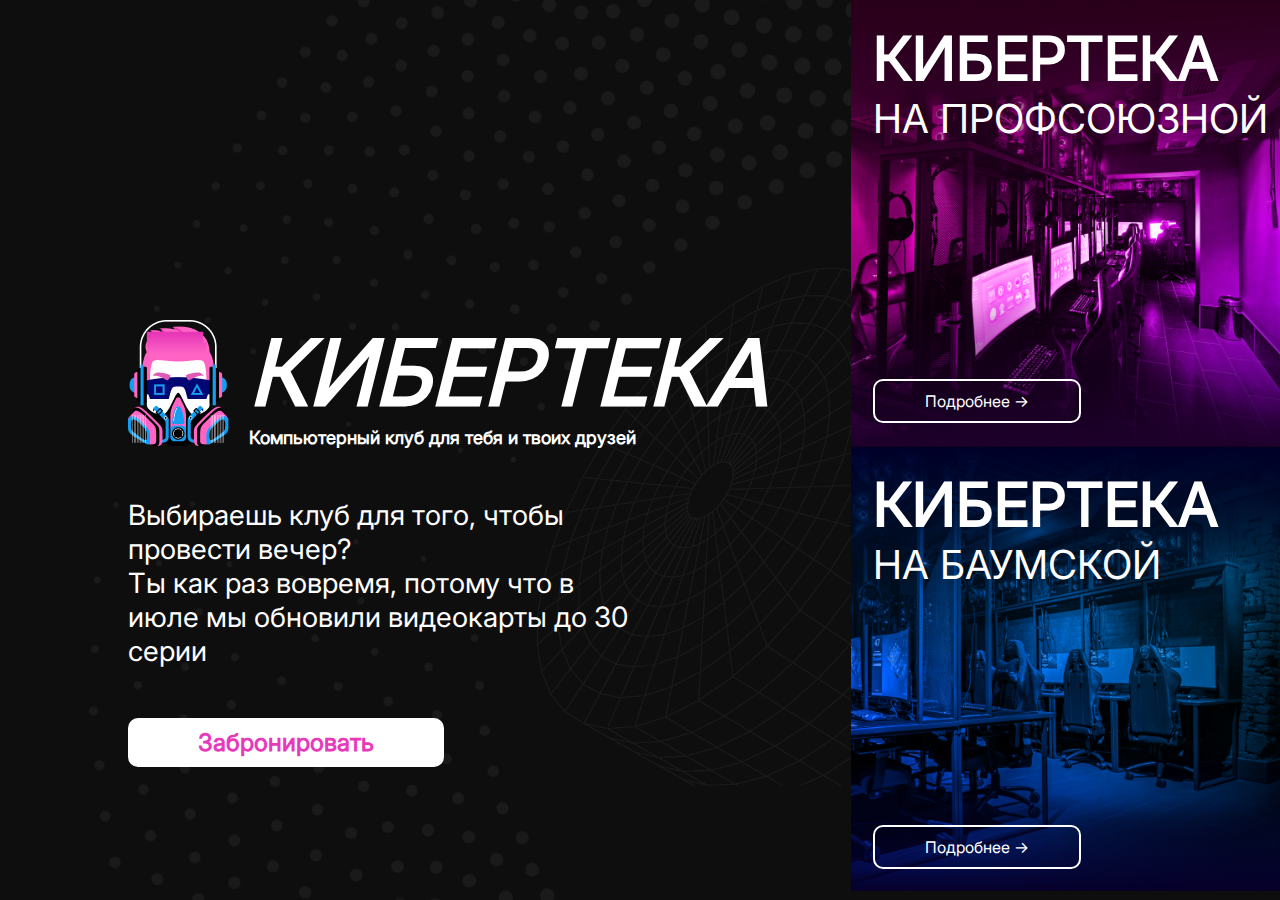
<file: ISRPO_23/pr8/index.html>
<!DOCTYPE html>
<html lang="en">
<head>
    <meta charset="UTF-8">
    <meta name="viewport" content="width=device-width, initial-scale=1.0">
    <link rel="stylesheet" href="css/style.css">
    <title>КИБЕРТЕКА</title>
</head>
<body>
    <main>
        <section class="left_main">
            <div class="left_title">
                <img src="img/logo.png" alt="logo">
                <div class="left_title_desc">
                    <h1>КИБЕРТЕКА</h1>
                    <p>Компьютерный клуб для тебя и твоих друзей</p>
                </div>
            </div>
            <p>Выбираешь клуб для того, чтобы провести вечер?<br>
                Ты как раз вовремя, потому что в июле мы обновили видеокарты до 30 серии</p>
            <a href="#" class="btn_cta">Забронировать</a>
        </section>

        <section class="right_main">
            <div class="right_item">
                <img src="img/back_prof.png" alt="prof">
                <p><span>КИБЕРТЕКА</span><br> НА ПРОФСОЮЗНОЙ</p>
                <a href="pages/prof.html" class="btn_stroke purple_btn">Подробнее &rarr;</a>
            </div>
            <div class="right_item">
                <img src="img/back_baum.png" alt="baum">
                <p><span>КИБЕРТЕКА</span><br> НА БАУМСКОЙ</p>
                <a href="pages/baum.html" class="btn_stroke blue_btn">Подробнее &rarr;</a>
            </div>
        </section>
    </main>
</body>
</html>
</file>
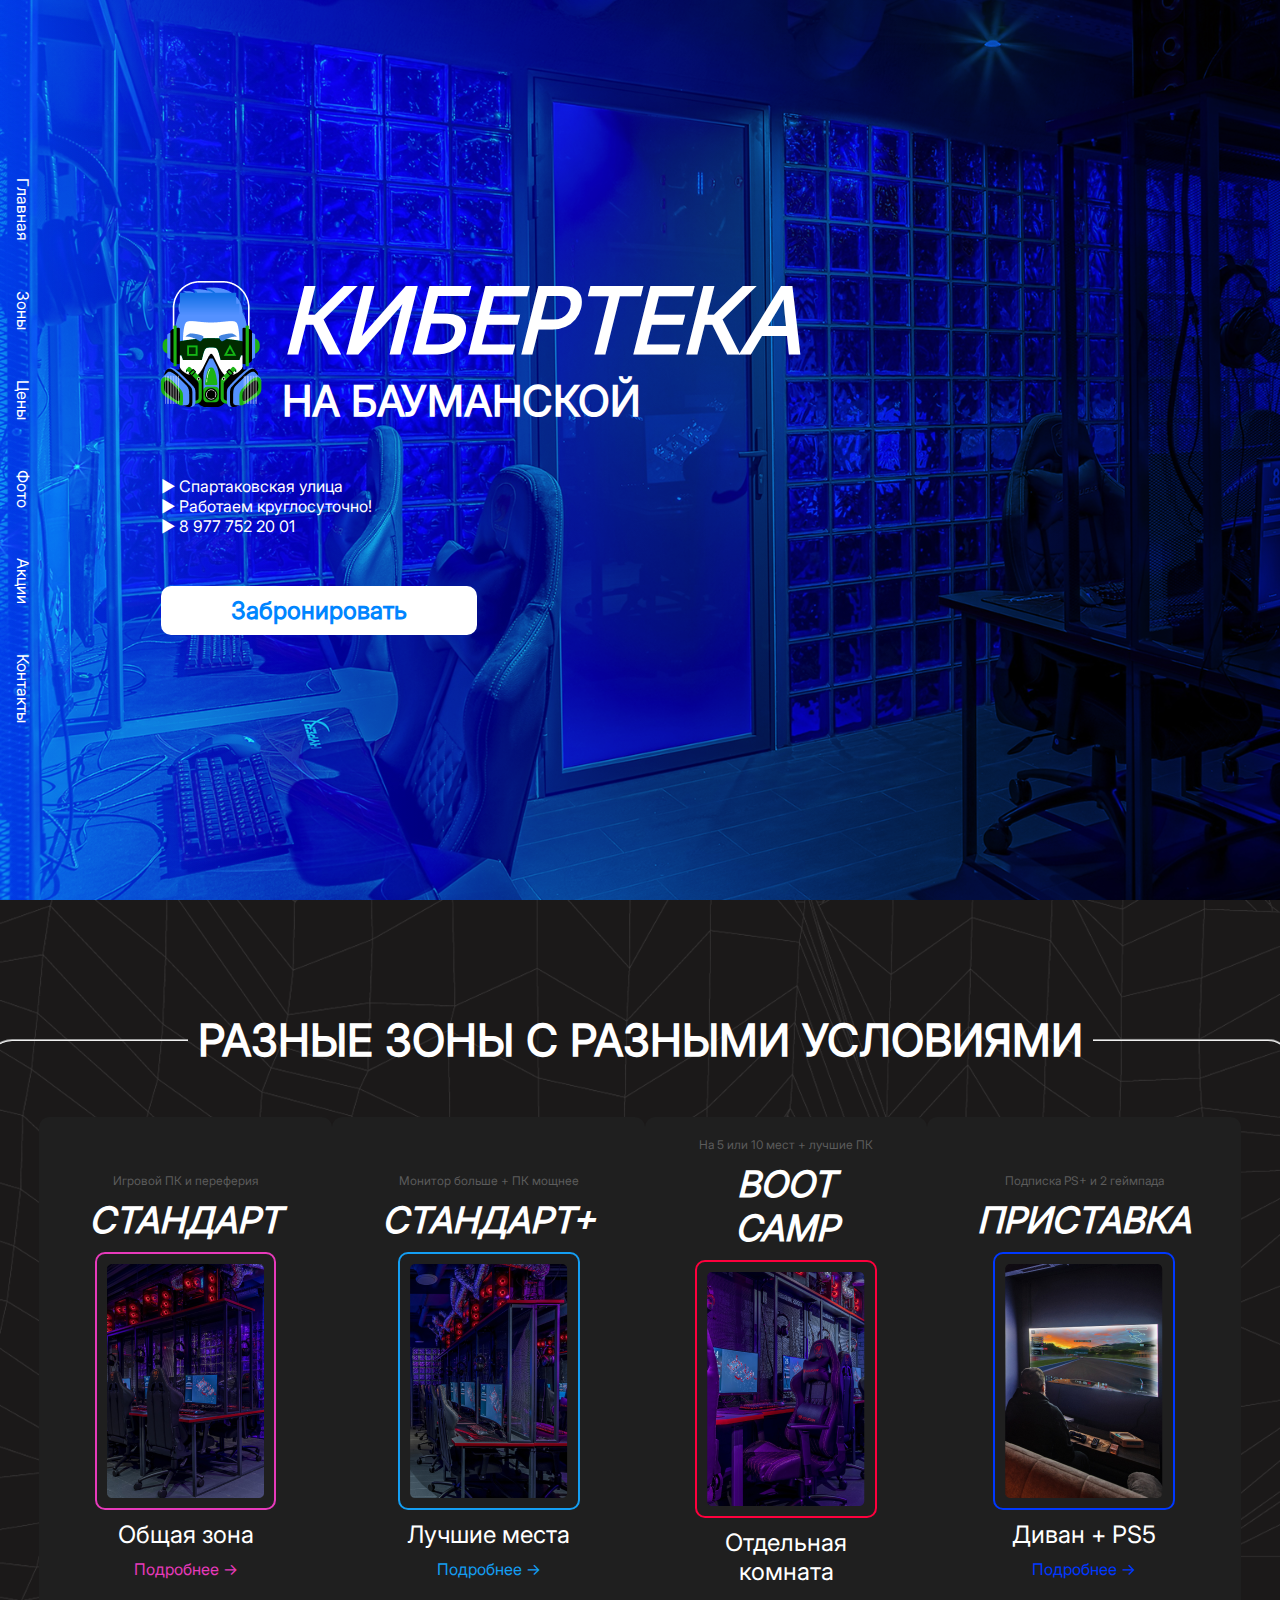
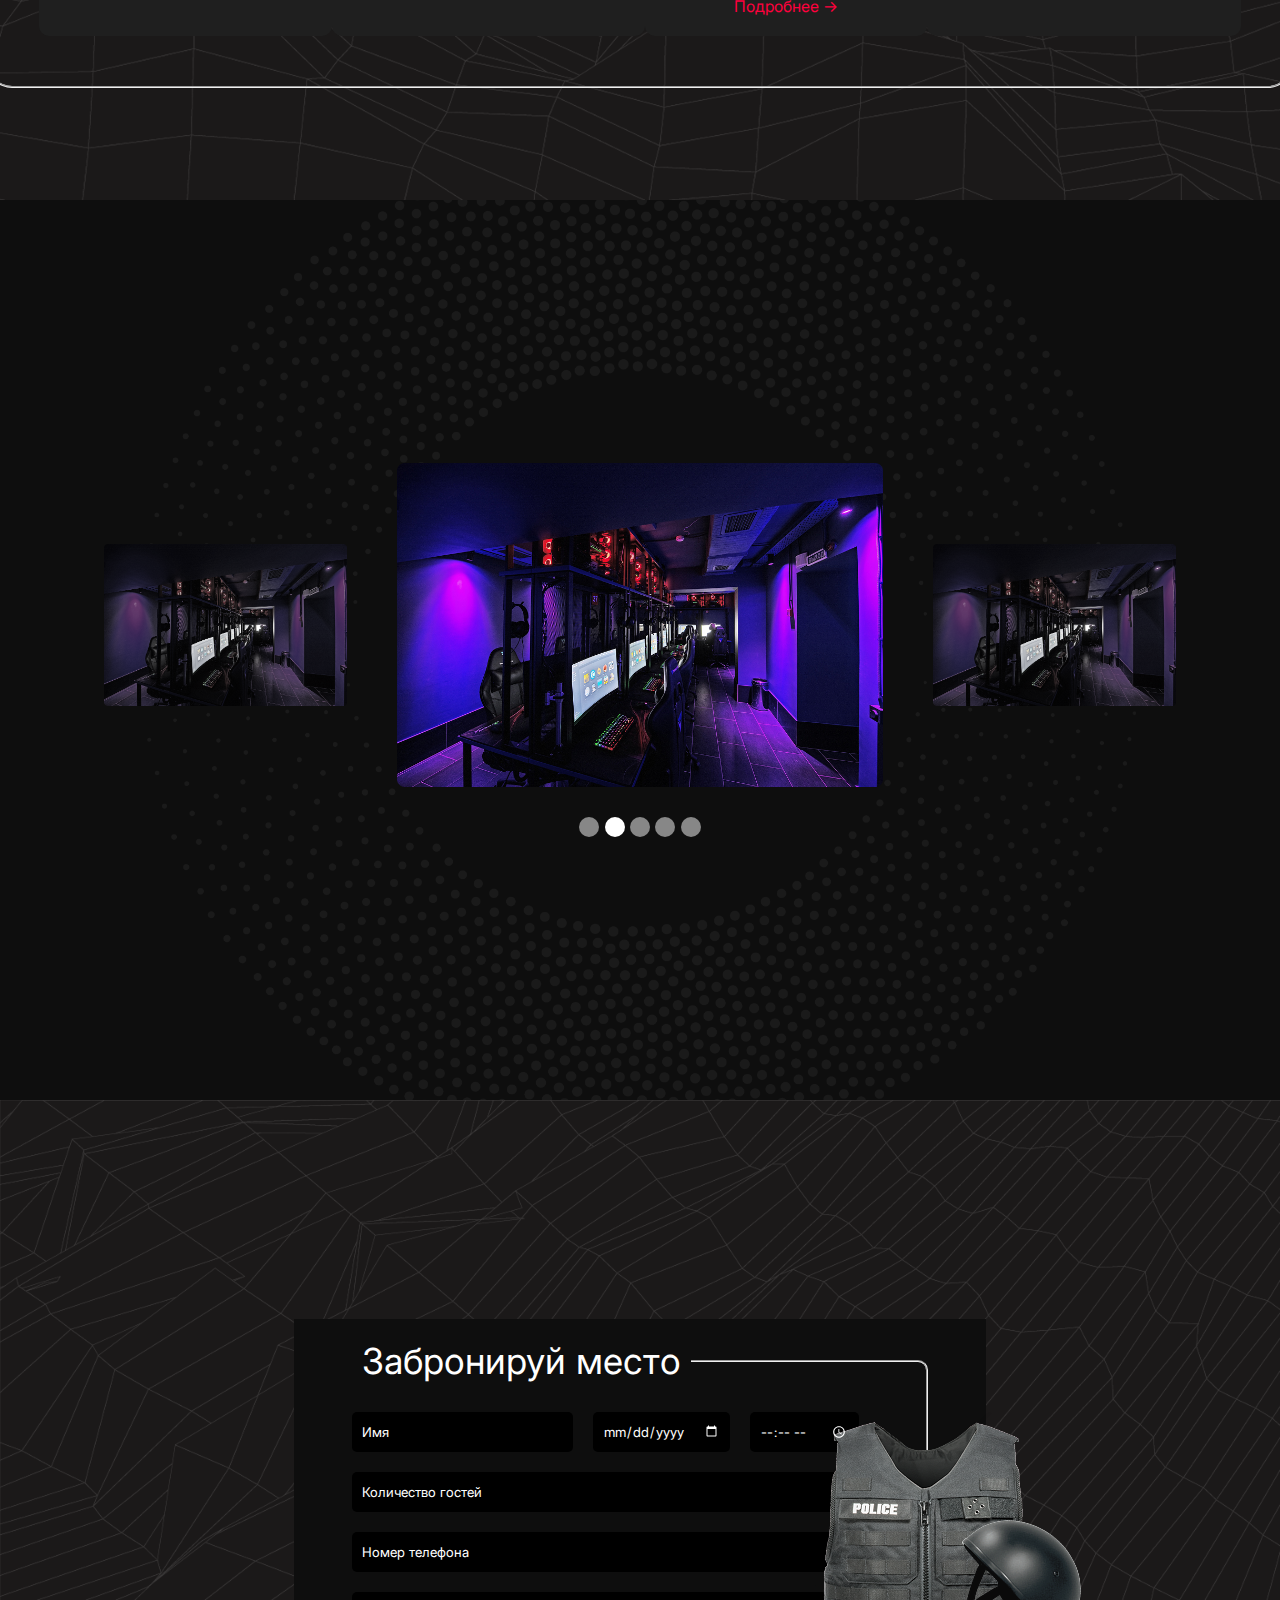
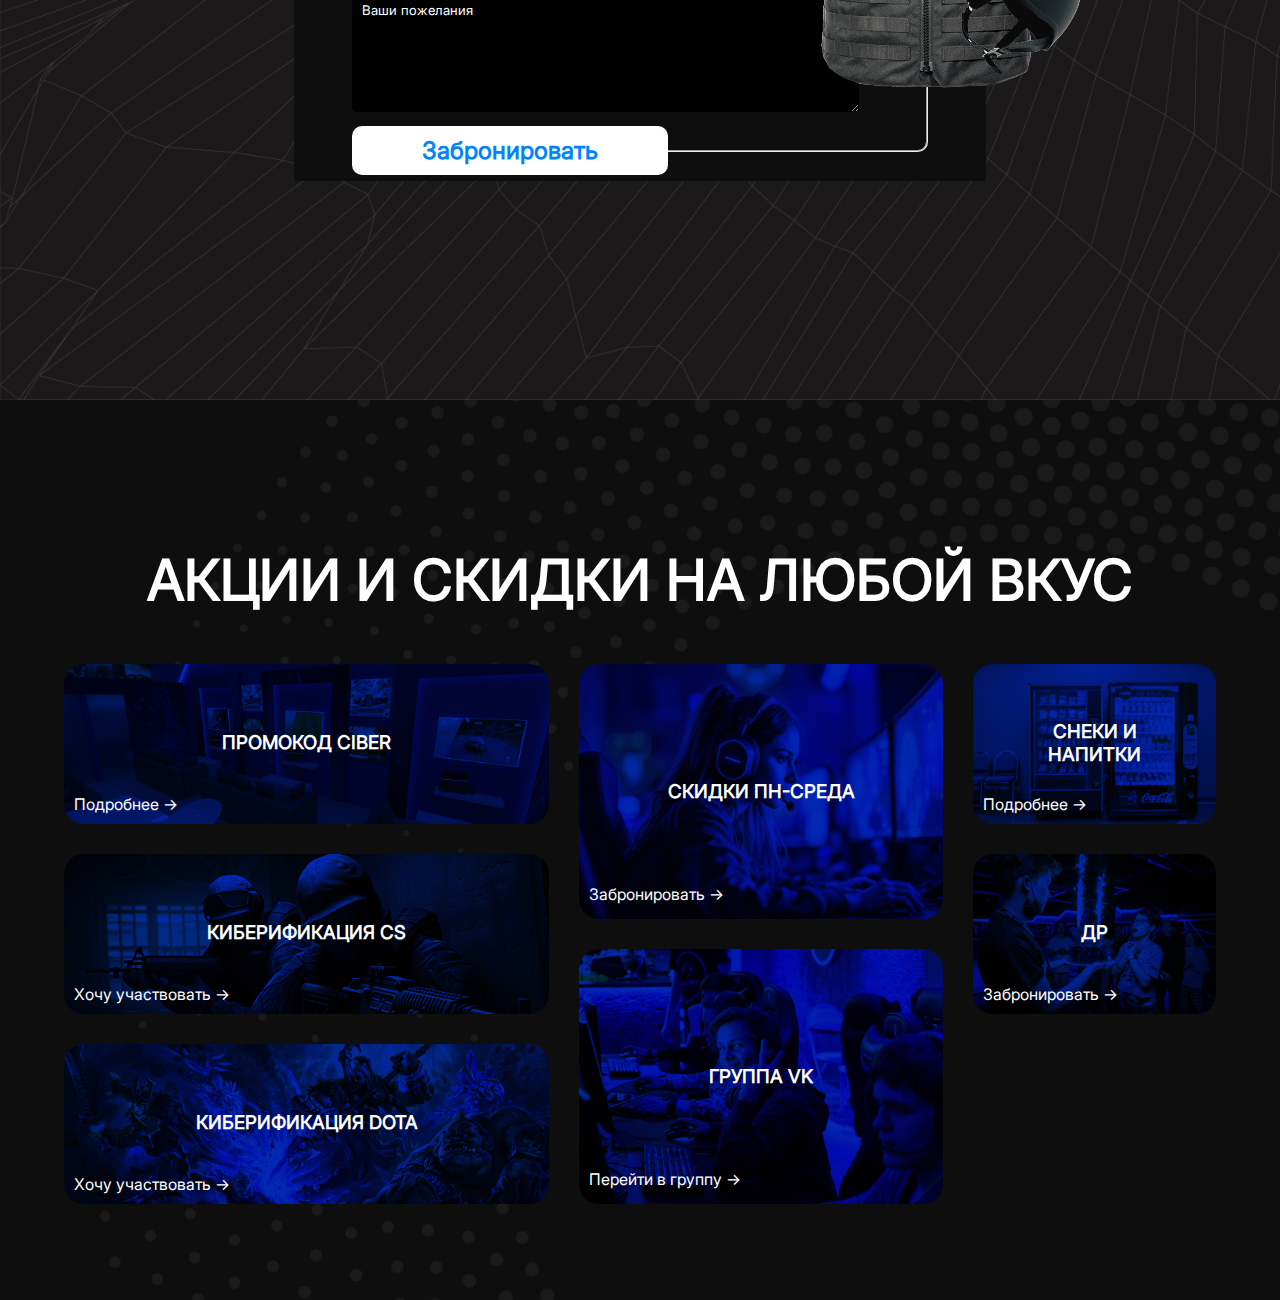
<file: ISRPO_23/pr8/pages/baum.html>
<!DOCTYPE html>
<html lang="en">
<head>
    <meta charset="UTF-8">
    <meta name="viewport" content="width=device-width, initial-scale=1.0">
    <link rel="stylesheet" href="../css/reserv_style.css">
    <link rel="stylesheet" href="../css/baum_style.css">
    <title>КИБЕРТЕКА НА БАУМАНСКОЙ</title>
</head>
<body>
    <header class="header_section">
        <nav class="header_nav">
            <a href="#">Главная</a>
            <a href="#">Зоны</a>
            <a href="#">Цены</a>
            <a href="#">Фото</a>
            <a href="#">Акции</a>
            <a href="#">Контакты</a>
        </nav>

        <div class="header_content">
            <div class="title">
                <a href="../index.html"><img src="../img/logo.png" alt="logo"></a>
                <div class="title_desc">
                    <h1>КИБЕРТЕКА</h1>
                    <p>НА БАУМАНСКОЙ</p>
                </div>
            </div>
            <ul>
                <li>&#9658; Спартаковская улица</li>
                <li>&#9658; Работаем круглосуточно!</li>
                <li>&#9658; 8 977 752 20 01</li>
            </ul>

            <a href="#" class="btn_cta">Забронировать</a>
        </div>
    </header>

    <section class="zones_section">
        
        <fieldset>
            <legend>РАЗНЫЕ ЗОНЫ С РАЗНЫМИ УСЛОВИЯМИ</legend>
        

            <div class="zone_cards">
                <div class="zone_card">
                    <p class="descriptor">Игровой ПК и переферия</p>
                    <h2>СТАНДАРТ</h2>
                    <img class="purple_border" src="../img/standart_baum.png" alt="standart">
                    <p>Общая зона</p>
                    <a href="#" class="purple_btn">Подробнее &rarr;</a>
                </div>
                <div class="zone_card">
                    <p class="descriptor">Монитор больше + ПК мощнее</p>
                    <h2>СТАНДАРТ+</h2>
                    <img class="lightblue_border" src="../img/standart_plus_baum.png" alt="standart">
                    <p>Лучшие места</p>
                    <a href="#" class="lightblue_btn">Подробнее &rarr;</a>
                </div>
                <div class="zone_card">
                    <p class="descriptor">На 5 или 10 мест + лучшие ПК</p>
                    <h2>BOOT CAMP</h2>
                    <img class="red_border" src="../img/boot_camp.png" alt="standart">
                    <p>Отдельная комната</p>
                    <a href="#" class="red_btn">Подробнее &rarr;</a>
                </div>
                <div class="zone_card">
                    <p class="descriptor">Подписка PS+ и 2 геймпада</p>
                    <h2>ПРИСТАВКА</h2>
                    <img class="blue_border" src="../img/ps_baum.png" alt="standart">
                    <p>Диван + PS5</p>
                    <a href="#" class="blue_btn">Подробнее &rarr;</a>
                </div>
            </div>
        </fieldset>
    </section>

    <section class="photos_section">
        <div class="photos">
            <img src="../img/photo_one.png" alt="photo">
            <img src="../img/photo_one.png" alt="photo">
            <img src="../img/photo_one.png" alt="photo">
        </div>
        <div class="circles">
            <div class="circle"></div>
            <div class="circle"></div>
            <div class="circle"></div>
            <div class="circle"></div>
            <div class="circle"></div>
        </div>
    </section>

    <section class="reservation_section">
        <div class="plashka">
            <fieldset>
                <div class="armor">
                    <img src="../img/bulletproof.png" alt="bulletproof">
                    <img src="../img/helmet.png" id="helmet" alt="helmet">
                </div>
                <legend>Забронируй место</legend>
                <form action="#">
                    <input type="text" name="name" id="name" placeholder="Имя">
                    <input type="date" name="date" id="date">
                    <input type="time" name="time" id="time">
                    <input type="number" name="guests" id="guests" placeholder="Количество гостей">
                    <input type="tel" name="tel" id="tel" placeholder="Номер телефона">
                    <textarea name="wishes" id="wishes">Ваши пожелания</textarea>
                </form>
                <legend><a href="#" class="btn_cta">Забронировать</a></legend>
            </fieldset>
        </div>
    </section>

    <section class="sales_section">
        <h1>АКЦИИ И СКИДКИ НА ЛЮБОЙ ВКУС</h1>
        <div class="sales">
            <div class="sale" id="ciber">
                <h3>ПРОМОКОД CIBER</h3>
                <a href="#">Подробнее &rarr;</a>
            </div>
            <div class="sale" id="ciberification_cs">
                <h3>КИБЕРИФИКАЦИЯ CS</h3>
                <a href="#">Хочу участвовать &rarr;</a>
            </div>
            <div class="sale" id="ciberification_dota">
                <h3>КИБЕРИФИКАЦИЯ DOTA</h3>
                <a href="#">Хочу участвовать &rarr;</a>
            </div>

            <div class="sale" id="sales_pn">
                <h3>СКИДКИ ПН-СРЕДА</h3>
                <a href="#">Забронировать &rarr;</a>
            </div>
            <div class="sale" id="group_vk">
                <h3>ГРУППА VK</h3>
                <a href="#">Перейти в группу &rarr;</a>
            </div>

            <div class="sale" id="snackes">
                <h3>СНЕКИ И НАПИТКИ</h3>
                <a href="#">Подробнее &rarr;</a>
            </div>
            <div class="sale" id="hb">
                <h3>ДР</h3>
                <a href="#">Забронировать &rarr;</a>
            </div>
        </div>
    </section>
</body>
</html>
</file>
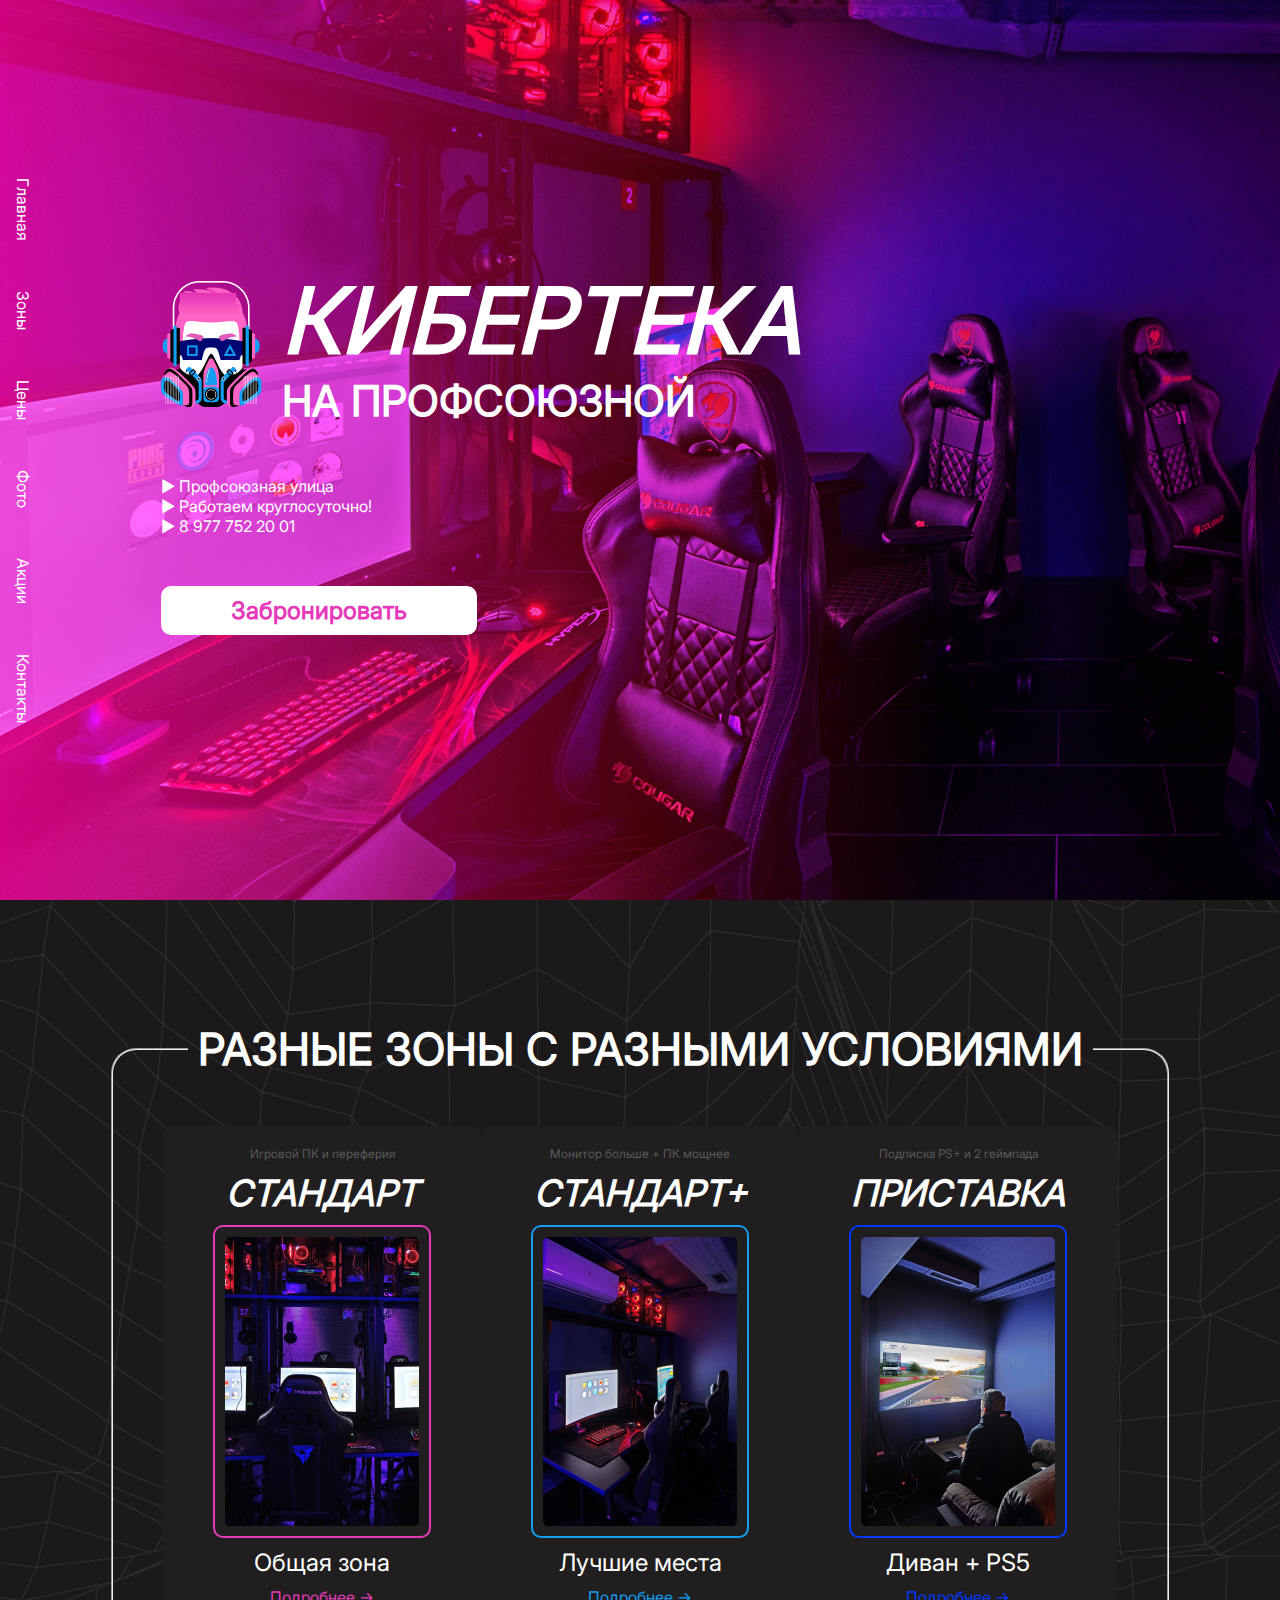
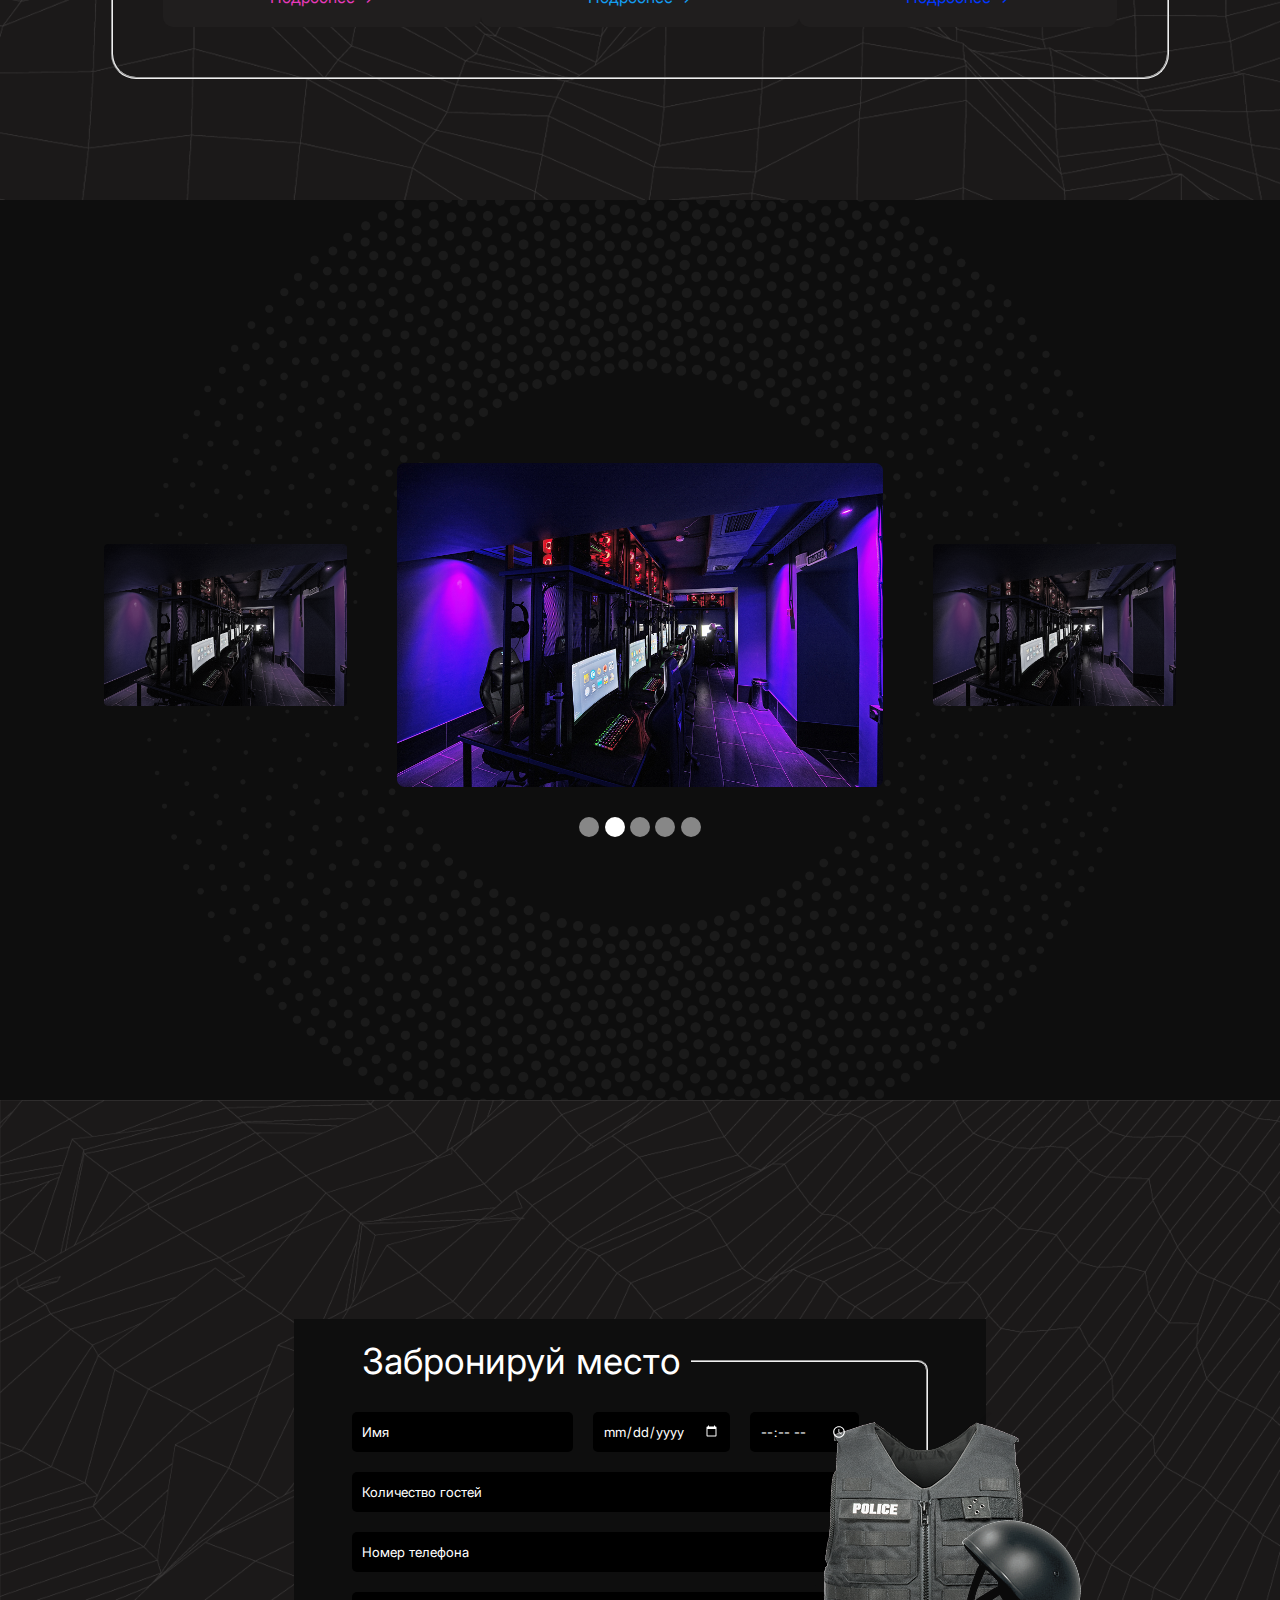
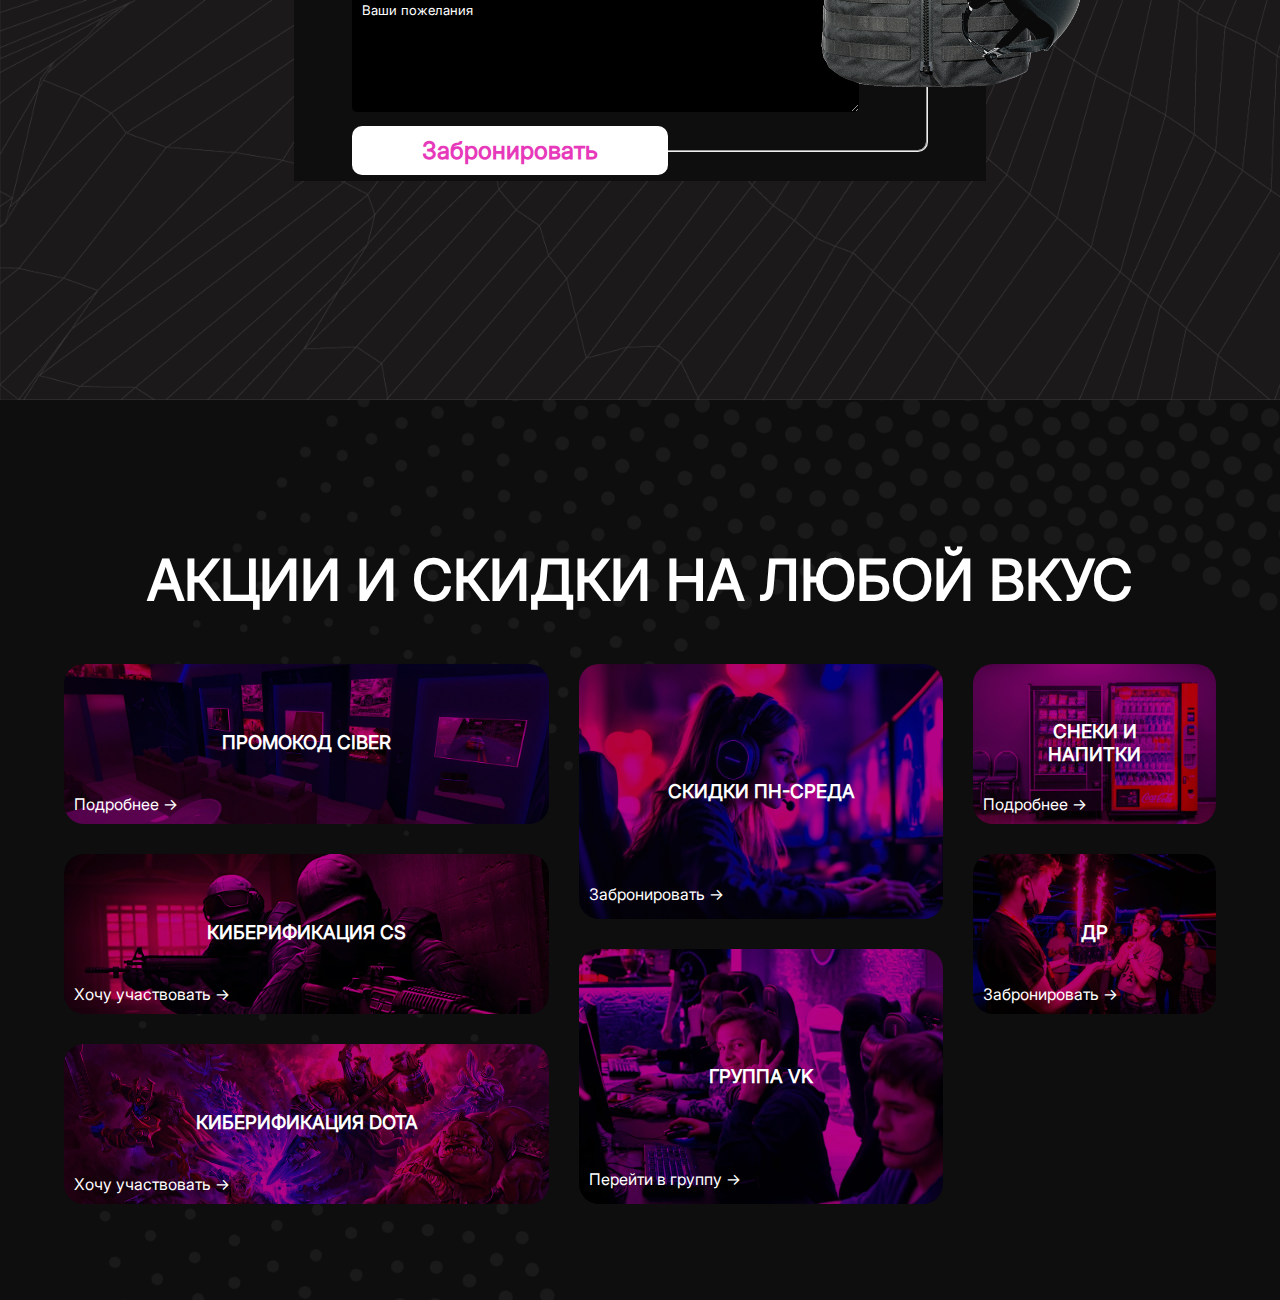
<file: ISRPO_23/pr8/pages/prof.html>
<!DOCTYPE html>
<html lang="en">
<head>
    <meta charset="UTF-8">
    <meta name="viewport" content="width=device-width, initial-scale=1.0">
    <link rel="stylesheet" href="../css/prof_style.css">
    <link rel="stylesheet" href="../css/reserv_style.css">
    <title>КИБЕРТЕКА НА ПРОФСОЮЗНОЙ</title>
</head>
<body>
    <header class="header_section">
        <nav class="header_nav">
            <a href="#">Главная</a>
            <a href="#">Зоны</a>
            <a href="#">Цены</a>
            <a href="#">Фото</a>
            <a href="#">Акции</a>
            <a href="#">Контакты</a>
        </nav>

        <div class="header_content">
            <div class="title">
                <a href="../index.html"><img src="../img/logo.png" alt="logo"></a>
                <div class="title_desc">
                    <h1>КИБЕРТЕКА</h1>
                    <p>НА ПРОФСОЮЗНОЙ</p>
                </div>
            </div>
            <ul>
                <li>&#9658; Профсоюзная улица</li>
                <li>&#9658; Работаем круглосуточно!</li>
                <li>&#9658; 8 977 752 20 01</li>
            </ul>

            <a href="#" class="btn_cta">Забронировать</a>
        </div>
    </header>

    <section class="zones_section">
        
        <fieldset>
            <legend>РАЗНЫЕ ЗОНЫ С РАЗНЫМИ УСЛОВИЯМИ</legend>
            <div class="zone_cards">
                <div class="zone_card">
                    <p class="descriptor">Игровой ПК и переферия</p>
                    <h2>СТАНДАРТ</h2>
                    <img class="purple_border" src="../img/standart_prof.png" alt="standart">
                    <p>Общая зона</p>
                    <a href="#" class="purple_btn">Подробнее &rarr;</a>
                </div>
                <div class="zone_card">
                    <p class="descriptor">Монитор больше + ПК мощнее</p>
                    <h2>СТАНДАРТ+</h2>
                    <img class="lightblue_border" src="../img/standart_plus_prof.png" alt="standart">
                    <p>Лучшие места</p>
                    <a href="#" class="lightblue_btn">Подробнее &rarr;</a>
                </div>
                <div class="zone_card">
                    <p class="descriptor">Подписка PS+ и 2 геймпада</p>
                    <h2>ПРИСТАВКА</h2>
                    <img class="blue_border" src="../img/ps_prof.png" alt="standart">
                    <p>Диван + PS5</p>
                    <a href="#" class="blue_btn">Подробнее &rarr;</a>
                </div>
            </div>
        </fieldset>
    </section>

    <section class="photos_section">
        <div class="photos">
            <img src="../img/photo_one.png" alt="photo">
            <img src="../img/photo_one.png" alt="photo">
            <img src="../img/photo_one.png" alt="photo">
        </div>
        <div class="circles">
            <div class="circle"></div>
            <div class="circle"></div>
            <div class="circle"></div>
            <div class="circle"></div>
            <div class="circle"></div>
        </div>
    </section>

    <section class="reservation_section">
        <div class="plashka">
            <fieldset>
                <div class="armor">
                    <img src="../img/bulletproof.png" alt="bulletproof">
                    <img src="../img/helmet.png" id="helmet" alt="helmet">
                </div>
                <legend>Забронируй место</legend>
                <form action="#">
                    <input type="text" name="name" id="name" placeholder="Имя">
                    <input type="date" name="date" id="date">
                    <input type="time" name="time" id="time">
                    <input type="number" name="guests" id="guests" placeholder="Количество гостей">
                    <input type="tel" name="tel" id="tel" placeholder="Номер телефона">
                    <textarea name="wishes" id="wishes">Ваши пожелания</textarea>
                </form>
                <legend><a href="#" class="btn_cta">Забронировать</a></legend>
            </fieldset>
        </div>
    </section>
    
    <section class="sales_section">
        <h1>АКЦИИ И СКИДКИ НА ЛЮБОЙ ВКУС</h1>
        <div class="sales">
            <div class="sale" id="ciber">
                <h3>ПРОМОКОД CIBER</h3>
                <a href="#">Подробнее &rarr;</a>
            </div>
            <div class="sale" id="ciberification_cs">
                <h3>КИБЕРИФИКАЦИЯ CS</h3>
                <a href="#">Хочу участвовать &rarr;</a>
            </div>
            <div class="sale" id="ciberification_dota">
                <h3>КИБЕРИФИКАЦИЯ DOTA</h3>
                <a href="#">Хочу участвовать &rarr;</a>
            </div>

            <div class="sale" id="sales_pn">
                <h3>СКИДКИ ПН-СРЕДА</h3>
                <a href="#">Забронировать &rarr;</a>
            </div>
            <div class="sale" id="group_vk">
                <h3>ГРУППА VK</h3>
                <a href="#">Перейти в группу &rarr;</a>
            </div>

            <div class="sale" id="snackes">
                <h3>СНЕКИ И НАПИТКИ</h3>
                <a href="#">Подробнее &rarr;</a>
            </div>
            <div class="sale" id="hb">
                <h3>ДР</h3>
                <a href="#">Забронировать &rarr;</a>
            </div>
        </div>
    </section>
</body>
</html>
</file>
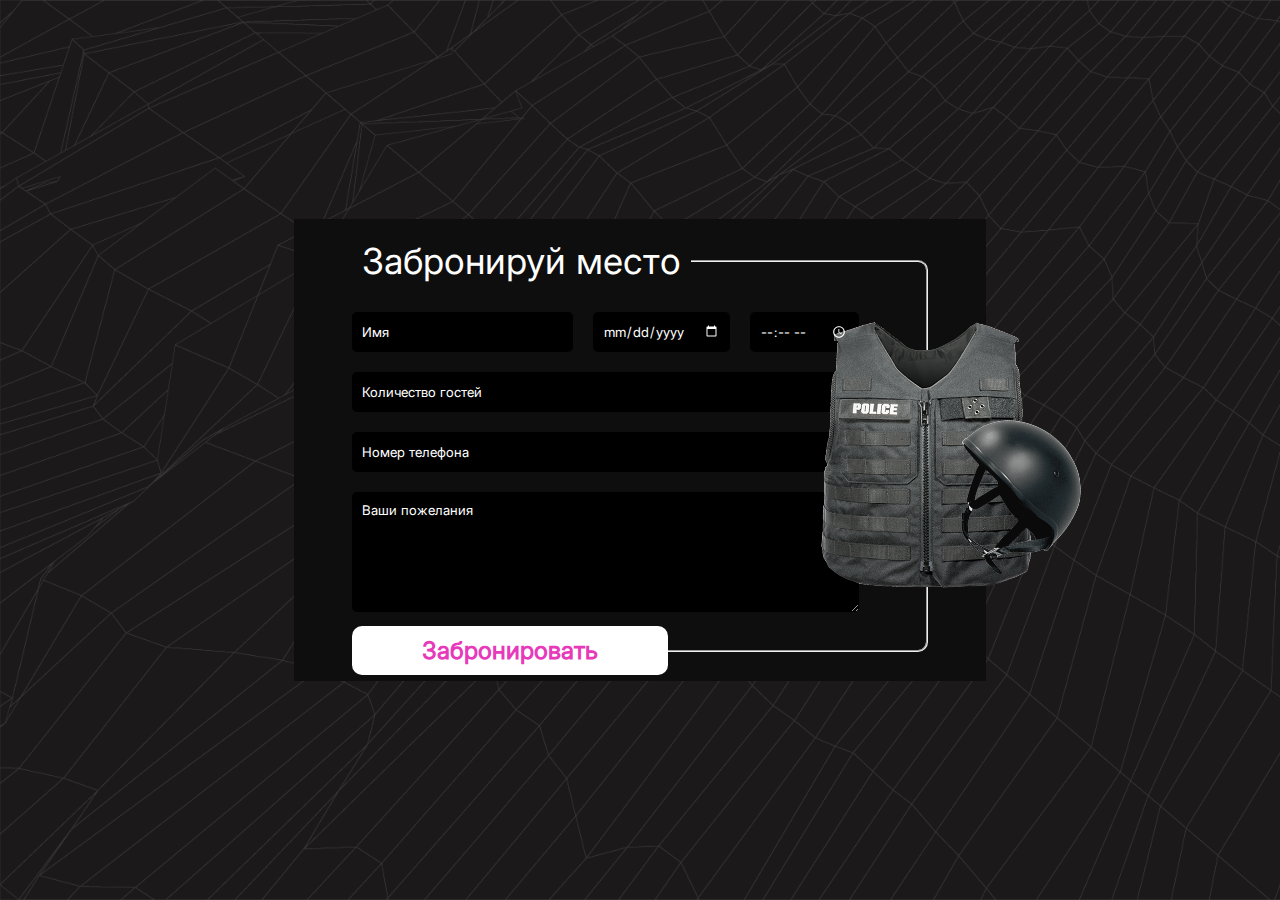
<file: ISRPO_23/pr8/pages/reserv.html>
<!DOCTYPE html>
<html lang="en">
<head>
    <meta charset="UTF-8">
    <meta name="viewport" content="width=device-width, initial-scale=1.0">
    <title>Забронируй место</title>
    <link rel="stylesheet" href="../css/reserv_style.css">
</head>
<body>
    <section class="reservation_section">
        <div class="plashka">
            <fieldset>
                <div class="armor">
                    <img src="../img/bulletproof.png" alt="bulletproof">
                    <img src="../img/helmet.png" id="helmet" alt="helmet">
                </div>
                <legend>Забронируй место</legend>
                <form action="#">
                    <input type="text" name="name" id="name" placeholder="Имя">
                    <input type="date" name="date" id="date">
                    <input type="time" name="time" id="time">
                    <input type="number" name="guests" id="guests" placeholder="Количество гостей">
                    <input type="tel" name="tel" id="tel" placeholder="Номер телефона">
                    <textarea name="wishes" id="wishes">Ваши пожелания</textarea>
                </form>
                <legend><a href="#" class="btn_cta">Забронировать</a></legend>
            </fieldset>
        </div>
    </section>
</body>
</html>
</file>
<file: ISRPO_23/pr8/css/style.css>
*{
    margin: 0;
    padding: 0;
    font-family: 'Inter';
}
@font-face{
    font-family: 'Inter';
    src: url("../fonts/Inter_24pt-Regular.ttf");
}
body{
    width: 100%;
    height: 100vh;
    background-color: #0e0e0e;
    color: white;
    background-image: url("../img/shape_back_one.png"), url("../img/shape_back_two.png");
    background-repeat: no-repeat;
    background-size: cover, 70%;
    background-position: 0% center, 100% center;
}
main{
    display: flex;
    justify-content: space-between;
    align-items: baseline;
    width: 100%;
    height: 100vh;
}
.left_main{
    display: flex;
    flex-direction: column;
    align-items: baseline;
    gap: 50px;
    width: 40%;
    margin-left: 10%;
}
.left_title{
    display: flex;
    align-items: center;
    gap: 20px;
}
.left_title h1{
    font-size: 90px;
    font-weight: bold;
    font-style: italic;
}
.left_title p{
    font-size: 18px;
    font-weight: bold;
}
.left_main>p{
    font-size: 28px;
    width: 100%;
}
.btn_cta{
    background-color: white;
    color: #e73abb;
    border-radius: 10px;
    padding: 10px 70px;
    text-decoration: none;
    transition: 0.5s;
    font-weight: bold;
    font-size: 24px;
}
.btn_cta:hover{
    background-color:  #e73abb;;
    color: white;
}
.right_main{
    display: flex;
    flex-direction: column;
    height: 99%;
}
.right_item{
    position: relative;
    height: 50%;
}
.right_item img{
    height: 100%;
}
.right_item p{
    font-size: 40px;
    position: absolute;
    top: 5%;
    left: 5%;
}
.right_item span{
    font-size: 60px;
    font-weight: bold;
}
.btn_stroke{
    position: absolute;
    bottom: 5%;
    left: 5%;
    border: 2px solid white;
    border-radius: 10px;
    padding: 10px 50px;
    color: white;
    text-decoration: none;
    transition: 0.5s;
}
.purple_btn:hover{
    background-color: #0e0e0e;
    border: 2px solid #e73abb;
    color: #e73abb;
}
.blue_btn:hover{
    background-color: #0e0e0e;
    border: 2px solid #0085ff;
    color: #0085ff;
}
</file>
<file: ISRPO_23/pr8/css/reserv_style.css>
*{
    margin: 0;
    padding: 0;
    font-family: 'Inter';
}
@font-face{
    font-family: 'Inter';
    src: url("../fonts/Inter_24pt-Regular.ttf");
}


body{
    color: white;
    background-color:#201e1e;
}
section {
    height: 100vh;
}
.reservation_section{
    background-image: url('../img/form_back.png');
    padding: 0 5%;
    display: flex;
    align-items: center;
    justify-content: center;
    background-repeat: no-repeat;
    background-size: cover;
    
}
.plashka{
    width: 50%;
    background-color:#0e0e0e;
    padding: 20px 5% 2.5% 5%;
    
}
.reservation_section fieldset{
    border-radius: 10px;
    border-left: none;
    padding:  5% 10% 5% 0;
    position: relative;
}
.reservation_section fieldset legend{
    font-size: 36px;
    padding: 0 10px;
}
form{
    display: grid;
    grid-template-columns: 2fr 1fr 1fr;
    grid-template-rows: 1fr 1fr 1fr 3fr;
    gap: 20px;
    width: 90%;
    padding-bottom: 10px;
}
#tel{
    grid-row-start: 3;
    grid-column-start: 1;
    grid-column-end: 4;
}
#wishes{
    grid-row-start: 4;
    grid-column-start: 1;
    grid-column-end: 4;
}
#guests{
    grid-column-start: 1;
    grid-column-end: 4;
}
input, textarea{
    background-color: black;
    border-radius: 5px;
    color: white;
    padding: 10px;
    border: 0px;
}
input::placeholder{
    color: white;
}

input[type="date"]::-webkit-calendar-picker-indicator,
input[type="time"]::-webkit-calendar-picker-indicator {
    
    filter: invert(1);
}
.armor {
    position: absolute;
    right: -124px;
}
.armor img{
    position: relative;
}
#helmet{
    position: absolute;
    right: -60px;
    bottom: 0;
}
legend a{
    position: absolute;
    bottom: -25px;
    left: 0;
}
.btn_cta{
    background-color: white;
    color: #e73abb;
    border-radius: 10px;
    padding: 10px 70px;
    text-decoration: none;
    transition: 0.5s;
    font-weight: bold;
    font-size: 24px;
}
.btn_cta:hover{
    background-color:  #e73abb;;
    color: white;
}
</file>
<file: ISRPO_23/pr8/css/baum_style.css>
*{
    margin: 0;
    padding: 0;
    font-family: 'Inter';
}
@font-face{
    font-family: 'Inter';
    src: url("../fonts/Inter_24pt-Regular.ttf");
}


body{
    color: white;
    background-color:#201e1e;
}
section {
    height: 100vh;
}
img[src="../img/logo.png"]{
    filter: hue-rotate(-90deg);
}
.header_section{
    width: 100%;
    height: 100vh;
    display: flex;
    align-items: center;
    gap: 10%;
    background-image: url("..//img/back_index_baum.png"), linear-gradient(90deg,  #149EF2, #01145a );
    background-repeat: no-repeat;
    background-size: cover;
    background-blend-mode: overlay;
}
.header_nav{
    height: 100%;
    padding-left: 1%;
    display: flex;
    flex-direction: column;
    justify-content: center;
    gap: 50px;
}
.header_nav a{
    writing-mode: vertical-lr;
    text-decoration: none;
    color: white;
}
.header_content{
    display: flex;
    flex-direction: column;
    gap: 50px;
    align-items: baseline;
}

.title{
    display: flex;
    align-items: center;
    gap: 20px;
}
.title h1{
    font-size: 90px;
    font-weight: bold;
    font-style: italic;
}
.title p{
    font-size: 42px;
    font-weight: bold;
}
.btn_cta{
    background-color: white;
    color: #0085ff;
    border-radius: 10px;
    padding: 10px 70px;
    text-decoration: none;
    transition: 0.5s;
    font-weight: bold;
    font-size: 24px;
}
.btn_cta:hover{
    background-color:  #0085ff;;
    color: white;
}
ul{
    list-style-type: none;
}

.zones_section{
    display: flex;
    align-items: center;
    justify-content: center;
    padding: 0 5%;
    background-image: url("../img/zone_back.png");
    background-repeat: no-repeat;
    background-size: cover;
}
.zones_section fieldset{
    text-align: center;
    border-radius: 25px;
    width: 90%;
}
.zones_section fieldset legend{
    font-size: 44px;
    font-weight: bold;
    padding: 0 10px;
}
.zone_cards{
    display: flex;
    justify-content: space-between;
    padding: 50px;

}
.zone_card{
    background-color: #1F1F1F;
    display: flex;
    flex-direction: column;
    justify-content: center;
    align-items: center;
    padding: 20px 50px;
    gap: 10px;
    border-radius: 10px;
}

.zone_card h2{
    font-style: italic;
    font-weight: bold;
    font-size: 36px;
}
.zone_card img{
    padding: 10px;
    border-radius: 10px;
}
.zone_card p{
    font-size: 24px;
}
.zone_card .descriptor{
    font-size: 12px;
    color: #5c5c5c;
}
.zone_card a{
    text-decoration: none;
}
.blue_border{
    border: 2px solid #0038FF;
}
.lightblue_border{
    border: 2px solid #149EF2;
}
.purple_border{
    border: 2px solid #e73abb;
}
.red_border{
    border: 2px solid #FF003D;
}

.blue_btn{
    color: #0038FF;
}
.lightblue_btn{
    color: #149EF2;
}
.purple_btn{
    color:  #e73abb;
}
.red_btn{
    color: #FF003D;
}

.photos_section{
    padding: 0 2.5%;
    display: flex;
    gap: 30px;
    flex-direction: column;
    justify-content: center;
    align-items: center;
    background-color: #0e0e0e;
    background-image: url('../img/back_photo.png');
    background-size: 90%;
    background-position: 50%;
}
.photos_section img{
    width: 20%;
    object-fit: contain;
    filter: saturate(0.2);
}
.photos_section img:nth-of-type(2){
    width: 40%;
    object-fit: contain;
    filter: saturate(1);
}
.photos{
    display: flex;
    gap: 50px;
    justify-content: center;
    align-items: center;
}
.circles{
    display: flex;
    width: 10%;
    justify-content: space-between;
    align-items: center;
}
.circle{
    width: 20px;
    height: 20px;
    background-color: white;
    border-radius: 50%;
    opacity: 50%;
}
.circles div:nth-of-type(2){
    opacity: 100%;
}

.sales_section{
    text-align: center;
    display: flex;
    flex-direction: column;
    justify-content: center;
    align-items: center;
    background-color: #0e0e0e;
    background-image: url('../img/shape_back_one.png');
    background-repeat: no-repeat;
    background-size: cover;
}
.sales_section h1{
    margin: 50px;
    font-size: 56px;
}
.sales{
    display: grid;
    grid-template-columns: 2fr 1.5fr 1fr;
    grid-template-rows: 1fr 1fr 1fr 1fr 1fr 1fr;
    gap: 30px;
    width: 90%;
    height: 60%;
}
.sale{
    display: grid;
    grid-template-columns: 1fr 3fr 1fr;
    grid-template-rows: 1fr 6fr 1fr;
    border-radius: 20px;
    align-items: center;
    text-align: center;
    padding: 10px;
}
.sale h3{
    grid-row-start: 2;
    grid-column-start: 2;
}
.sale a{
    grid-row-start: 3;
    grid-column-start: 1;
    grid-column-end: 3;
    text-align: left;
    color: white;
    text-decoration: none;
}
#ciber{
    background-image: url('../img/ciber_back.png');
    background-color: #01145a;
    background-repeat: no-repeat;
    background-size: cover;
    background-position: center;
    background-blend-mode: overlay;
    grid-column-start: 1;
    grid-row-start: 1;
    grid-row-end: 3;
}
#ciberification_cs{
    background-image: url('../img/cs_back.png');
    background-color: #01145a;
    background-repeat: no-repeat;
    background-size: cover;
    background-blend-mode: overlay;
    grid-column-start: 1;
    grid-row-start: 3;
    grid-row-end: 5;
}
#ciberification_dota{
    background-image: url('../img/dota_back.jpg');
    background-color: #01145a;
    background-repeat: no-repeat;
    background-size: cover;
    background-blend-mode: overlay;
    grid-column-start: 1;
    grid-row-start: 5;
    grid-row-end: 7;
}
#sales_pn{
    background-image: url('../img/monday_back.jfif');
    background-color: #01145a;
    background-repeat: no-repeat;
    background-size: cover;
    background-blend-mode: overlay;
    grid-column-start: 2;
    grid-row-start: 1;
    grid-row-end: 4;
}
#group_vk{
    background-image: url('../img/vk_back.jpg');
    background-color: #01145a;
    background-repeat: no-repeat;
    background-size: cover;
    background-blend-mode: overlay;
    grid-column-start: 2;
    grid-row-start: 4;
    grid-row-end: 7;
}
#snackes{
    background-image: url('../img/drink_back.jfif');
    background-color: #01145a;
    background-repeat: no-repeat;
    background-size: cover;
    background-blend-mode: overlay;
    grid-column-start: 3;
    grid-row-start: 1;
    grid-row-end: 3;
}
#hb{
    background-image: url('../img/birthday_back.png');
    background-color: #01145a;
    background-repeat: no-repeat;
    background-size: cover;
    background-blend-mode: overlay;
    grid-column-start: 3;
    grid-row-start: 3;
    grid-row-end: 5;
    
}
</file>
<file: ISRPO_23/pr8/css/prof_style.css>
*{
    margin: 0;
    padding: 0;
    font-family: 'Inter';
}
@font-face{
    font-family: 'Inter';
    src: url("../fonts/Inter_24pt-Regular.ttf");
}
body{
    color: white;
    background-color: #0e0e0e;
}
section {
    height: 100vh;
}
.header_section{
    width: 100%;
    height: 100vh;
    display: flex;
    align-items: center;
    gap: 10%;
    background-image: url("..//img/back_index_prof.png"), linear-gradient(90deg,  #e73abb, #5a0144 );
    background-repeat: no-repeat;
    background-size: cover;
    background-blend-mode: overlay;
}
.header_nav{
    height: 100%;
    padding-left: 1%;
    display: flex;
    flex-direction: column;
    justify-content: center;
    gap: 50px;
}
.header_nav a{
    writing-mode: vertical-lr;
    text-decoration: none;
    color: white;
}
.header_content{
    display: flex;
    flex-direction: column;
    gap: 50px;
    align-items: baseline;
}

.title{
    display: flex;
    align-items: center;
    gap: 20px;
}
.title h1{
    font-size: 90px;
    font-weight: bold;
    font-style: italic;
}
.title p{
    font-size: 42px;
    font-weight: bold;
}
.btn_cta{
    background-color: white;
    color: #e73abb;
    border-radius: 10px;
    padding: 10px 70px;
    text-decoration: none;
    transition: 0.5s;
    font-weight: bold;
    font-size: 24px;
}
.btn_cta:hover{
    background-color:  #e73abb;;
    color: white;
}
ul{
    list-style-type: none;
}

.zones_section{
    display: flex;
    align-items: center;
    justify-content: center;
    padding: 0 5%;
    background-image: url("../img/zone_back.png");
    background-repeat: no-repeat;
    background-size: cover;
}
.zones_section fieldset{
    text-align: center;
    border-radius: 25px;
    width: 90%;
}
.zones_section fieldset legend{
    font-size: 44px;
    font-weight: bold;
    padding: 0 10px;
}
.zone_cards{
    display: flex;
    justify-content: space-between;
    padding: 50px;

}
.zone_card{
    background-color: #201e1e;
    display: flex;
    flex-direction: column;
    justify-content: center;
    align-items: center;
    padding: 20px 50px;
    gap: 10px;
    border-radius: 10px;
}

.zone_card h2{
    font-style: italic;
    font-weight: bold;
    font-size: 36px;
}
.zone_card img{
    padding: 10px;
    border-radius: 10px;
}
.zone_card p{
    font-size: 24px;
}
.zone_card .descriptor{
    font-size: 12px;
    color: #5c5c5c;
}
.zone_card a{
    text-decoration: none;
}
.blue_border{
    border: 2px solid #0038FF;
}
.lightblue_border{
    border: 2px solid #149EF2;
}
.purple_border{
    border: 2px solid #e73abb;
}

.blue_btn{
    color: #0038FF;
}
.lightblue_btn{
    color: #149EF2;
}
.purple_btn{
    color:  #e73abb;
}

.photos_section{
    padding: 0 2.5%;
    display: flex;
    gap: 30px;
    flex-direction: column;
    justify-content: center;
    align-items: center;
    background-color: #0e0e0e;
    background-image: url('../img/back_photo.png');
    background-size: 90%;
    background-position: 50%;
}
.photos_section img{
    width: 20%;
    object-fit: contain;
    filter: saturate(0.2);
}
.photos_section img:nth-of-type(2){
    width: 40%;
    object-fit: contain;
    filter: saturate(1);
}
.photos{
    display: flex;
    gap: 50px;
    justify-content: center;
    align-items: center;
}
.circles{
    display: flex;
    width: 10%;
    justify-content: space-between;
    align-items: center;
}
.circle{
    width: 20px;
    height: 20px;
    background-color: white;
    border-radius: 50%;
    opacity: 50%;
}
.circles div:nth-of-type(2){
    opacity: 100%;
}


.sales_section{
    text-align: center;
    display: flex;
    flex-direction: column;
    justify-content: center;
    align-items: center;
    background-color: #0e0e0e;
    background-image: url('../img/shape_back_one.png');
    background-repeat: no-repeat;
    background-size: cover;
}
.sales_section h1{
    margin: 50px;
    font-size: 56px;
}
.sales{
    display: grid;
    grid-template-columns: 2fr 1.5fr 1fr;
    grid-template-rows: 1fr 1fr 1fr 1fr 1fr 1fr;
    gap: 30px;
    width: 90%;
    height: 60%;
}
.sale{
    display: grid;
    grid-template-columns: 1fr 3fr 1fr;
    grid-template-rows: 1fr 6fr 1fr;
    border-radius: 20px;
    align-items: center;
    text-align: center;
    padding: 10px;
}
.sale h3{
    grid-row-start: 2;
    grid-column-start: 2;
}
.sale a{
    grid-row-start: 3;
    grid-column-start: 1;
    grid-column-end: 3;
    text-align: left;
    color: white;
    text-decoration: none;
}
#ciber{
    background-image: url('../img/ciber_back.png');
    background-color: #5a0144;
    background-repeat: no-repeat;
    background-size: cover;
    background-position: center;
    background-blend-mode: overlay;
    grid-column-start: 1;
    grid-row-start: 1;
    grid-row-end: 3;
}
#ciberification_cs{
    background-image: url('../img/cs_back.png');
    background-color: #5a0144;
    background-repeat: no-repeat;
    background-size: cover;
    background-blend-mode: overlay;
    grid-column-start: 1;
    grid-row-start: 3;
    grid-row-end: 5;
}
#ciberification_dota{
    background-image: url('../img/dota_back.jpg');
    background-color: #5a0144;
    background-repeat: no-repeat;
    background-size: cover;
    background-blend-mode: overlay;
    grid-column-start: 1;
    grid-row-start: 5;
    grid-row-end: 7;
}
#sales_pn{
    background-image: url('../img/monday_back.jfif');
    background-color: #5a0144;
    background-repeat: no-repeat;
    background-size: cover;
    background-blend-mode: overlay;
    grid-column-start: 2;
    grid-row-start: 1;
    grid-row-end: 4;
}
#group_vk{
    background-image: url('../img/vk_back.jpg');
    background-color: #5a0144;
    background-repeat: no-repeat;
    background-size: cover;
    background-blend-mode: overlay;
    grid-column-start: 2;
    grid-row-start: 4;
    grid-row-end: 7;
}
#snackes{
    background-image: url('../img/drink_back.jfif');
    background-color: #5a0144;
    background-repeat: no-repeat;
    background-size: cover;
    background-blend-mode: overlay;
    grid-column-start: 3;
    grid-row-start: 1;
    grid-row-end: 3;
}
#hb{
    background-image: url('../img/birthday_back.png');
    background-color: #5a0144;
    background-repeat: no-repeat;
    background-size: cover;
    background-blend-mode: overlay;
    grid-column-start: 3;
    grid-row-start: 3;
    grid-row-end: 5;
    
}
</file>
